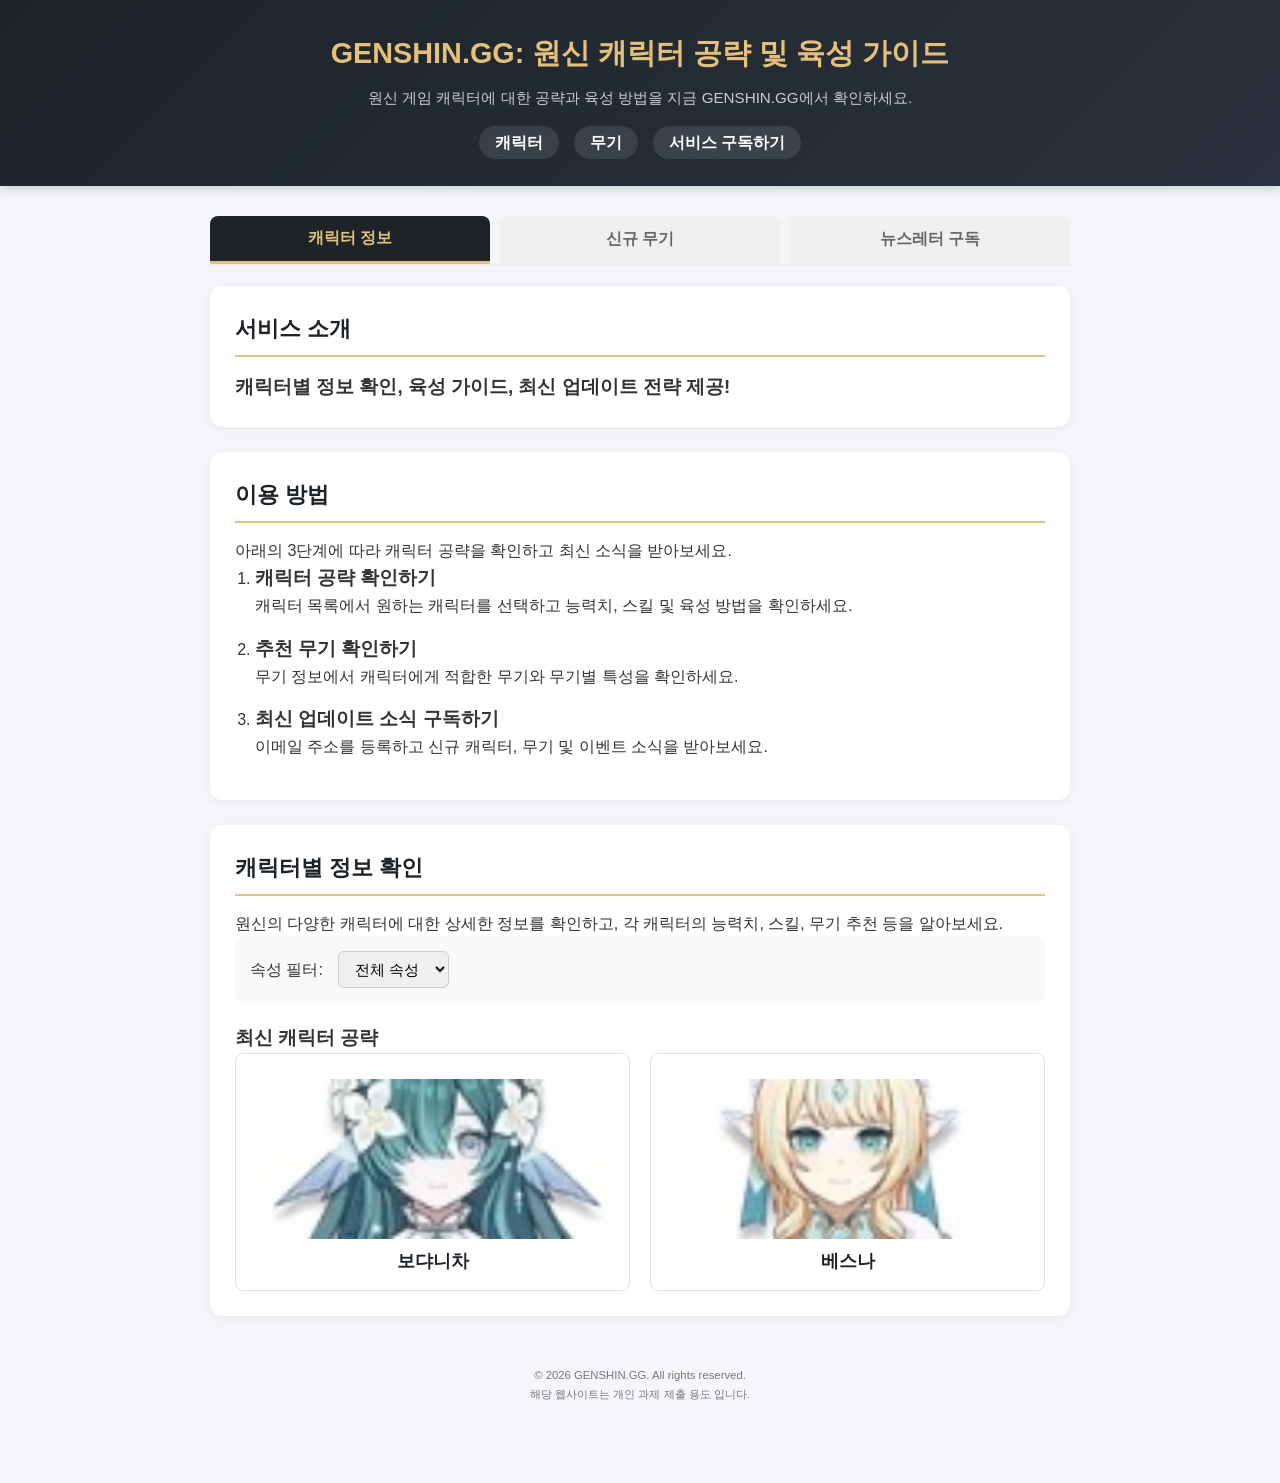
<file: index.html>
<!doctype html>
<html lang="ko">
	<head>
		<meta charset="UTF-8" />
		<meta name="viewport" content="width=device-width, initial-scale=1.0" />
		<title>원신: 캐릭터 공략, 육성 가이드 | GENSHIN.GG</title>

		<!-- CSS 스타일 시트 -->
		<link rel="stylesheet" href="style.css" />
		<script src="script.js" defer></script>
	</head>
	<body>
		<!-- 헤더 영역 -->
		<header>
			<h1>GENSHIN.GG: 원신 캐릭터 공략 및 육성 가이드</h1>

			<p>
				원신 게임 캐릭터에 대한 공략과 육성 방법을 지금 GENSHIN.GG에서
				확인하세요.
			</p>

			<!-- 주요 메뉴 -->
			<nav aria-label="주요 메뉴">
				<ul>
					<li>
						<a href="#characters" class="nav-link" data-tab="characters"
							>캐릭터</a
						>
					</li>
					<li>
						<a href="#weapons" class="nav-link" data-tab="weapons">무기</a>
					</li>
					<li>
						<a href="#subscribe" class="nav-link" data-tab="subscribe"
							>서비스 구독하기</a
						>
					</li>
				</ul>
			</nav>
		</header>

		<main>
			<!-- 탭 메뉴 버튼 (요구사항 3: 탭 3개 구현) -->
			<div class="tab-container" role="tablist">
				<button
					class="tab-button active"
					data-tab="characters"
					role="tab"
					aria-selected="true"
				>
					캐릭터 정보
				</button>
				<button
					class="tab-button"
					data-tab="weapons"
					role="tab"
					aria-selected="false"
				>
					신규 무기
				</button>
				<button
					class="tab-button"
					data-tab="subscribe"
					role="tab"
					aria-selected="false"
				>
					뉴스레터 구독
				</button>
			</div>

			<!-- 서비스 소개 및 이용 방법 (상단 고정 안내) -->
			<section id="about">
				<h2>서비스 소개</h2>
				<h3>캐릭터별 정보 확인, 육성 가이드, 최신 업데이트 전략 제공!</h3>
			</section>

			<section id="how-to-use">
				<h2>이용 방법</h2>
				<p>
					아래의 3단계에 따라 캐릭터 공략을 확인하고 최신 소식을 받아보세요.
				</p>
				<ol>
					<li>
						<h3>캐릭터 공략 확인하기</h3>
						<p>
							캐릭터 목록에서 원하는 캐릭터를 선택하고 능력치, 스킬 및 육성
							방법을 확인하세요.
						</p>
					</li>
					<li>
						<h3>추천 무기 확인하기</h3>
						<p>
							무기 정보에서 캐릭터에게 적합한 무기와 무기별 특성을 확인하세요.
						</p>
					</li>
					<li>
						<h3>최신 업데이트 소식 구독하기</h3>
						<p>
							이메일 주소를 등록하고 신규 캐릭터, 무기 및 이벤트 소식을
							받아보세요.
						</p>
					</li>
				</ol>
			</section>

			<!-- 탭 1: 캐릭터 영역 (Click / Change 이벤트 적용) -->
			<section id="characters" class="tab-content active" role="tabpanel">
				<h2>캐릭터별 정보 확인</h2>
				<p>
					원신의 다양한 캐릭터에 대한 상세한 정보를 확인하고, 각 캐릭터의
					능력치, 스킬, 무기 추천 등을 알아보세요.
				</p>

				<div class="filter-box">
					<label for="element-select">속성 필터:</label>
					<select id="element-select">
						<option value="all">전체 속성</option>
						<option value="hydro">물 속성</option>
						<option value="anemo">바람 속성</option>
					</select>
				</div>

				<h3>최신 캐릭터 공략</h3>
				<ul class="grid-list">
					<li class="grid-card character-card" data-element="hydro">
						<a href="characters/bodonicha.html">
							<img
								src="assets/images/bodonicha.jpg"
								alt="보댜니차 정면 이미지"
							/>
							<span>보댜니차</span>
						</a>
					</li>

					<li class="grid-card character-card" data-element="anemo">
						<a href="characters/besna.html">
							<img src="assets/images/besna.jpg" alt="베스나 정면 이미지" />
							<span>베스나</span>
						</a>
					</li>
				</ul>
			</section>

			<!-- 탭 2: 무기 영역 -->
			<section id="weapons" class="tab-content" role="tabpanel">
				<h2>무기 정보</h2>
				<p>
					원신의 다양한 무기에 대한 정보를 확인하고, 각 무기의 특성과 추천
					캐릭터를 알아보세요.
				</p>

				<h3>신규 출시 무기</h3>
				<ul class="grid-list">
					<li class="grid-card">
						<a href="#">파도의 찬송가</a>
						<img
							src="assets/images/보댜니차전무.jpg"
							alt="보댜니차 전용 무기"
						/>
					</li>
					<li class="grid-card">
						<a href="#">나비의 우화</a>
						<img src="assets/images/베스나전무.jpg" alt="베스나 전용 무기" />
					</li>
				</ul>
			</section>

			<!-- 탭 3: 구독 영역 (Input 이벤트 실시간 검증 및 상태 변경 적용) -->
			<section id="subscribe" class="tab-content" role="tabpanel">
				<h2>최신 업데이트 소식 받기</h2>
				<p>
					원신의 최신 업데이트 소식을 이메일로 받아보세요. 새로운 캐릭터, 무기,
					이벤트 정보를 놓치지 마세요.
				</p>

				<form id="subscribe-form">
					<input
						type="email"
						id="email"
						placeholder="이메일 주소를 입력해주세요"
						aria-describedby="subscribe-message"
					/>

					<button type="submit" id="subscribe-button" disabled>
						이메일을 입력해주세요
					</button>

					<button type="button" id="edit-email-button" hidden>
						이메일 수정
					</button>

					<div
						id="subscribe-message"
						class="subscribe-message"
						aria-live="polite"
					></div>
				</form>

				<!-- 이메일 관련 안내 문구 전용 영역 -->
				<div
					id="subscribe-message"
					class="subscribe-message"
					role="status"
					aria-live="polite"
				></div>
			</section>
		</main>

		<!-- 푸터 영역 -->
		<footer>
			<small>&copy; 2026 GENSHIN.GG. All rights reserved.</small>
			<small>해당 웹사이트는 개인 과제 제출 용도 입니다.</small>
		</footer>
	</body>
</html>
</file>
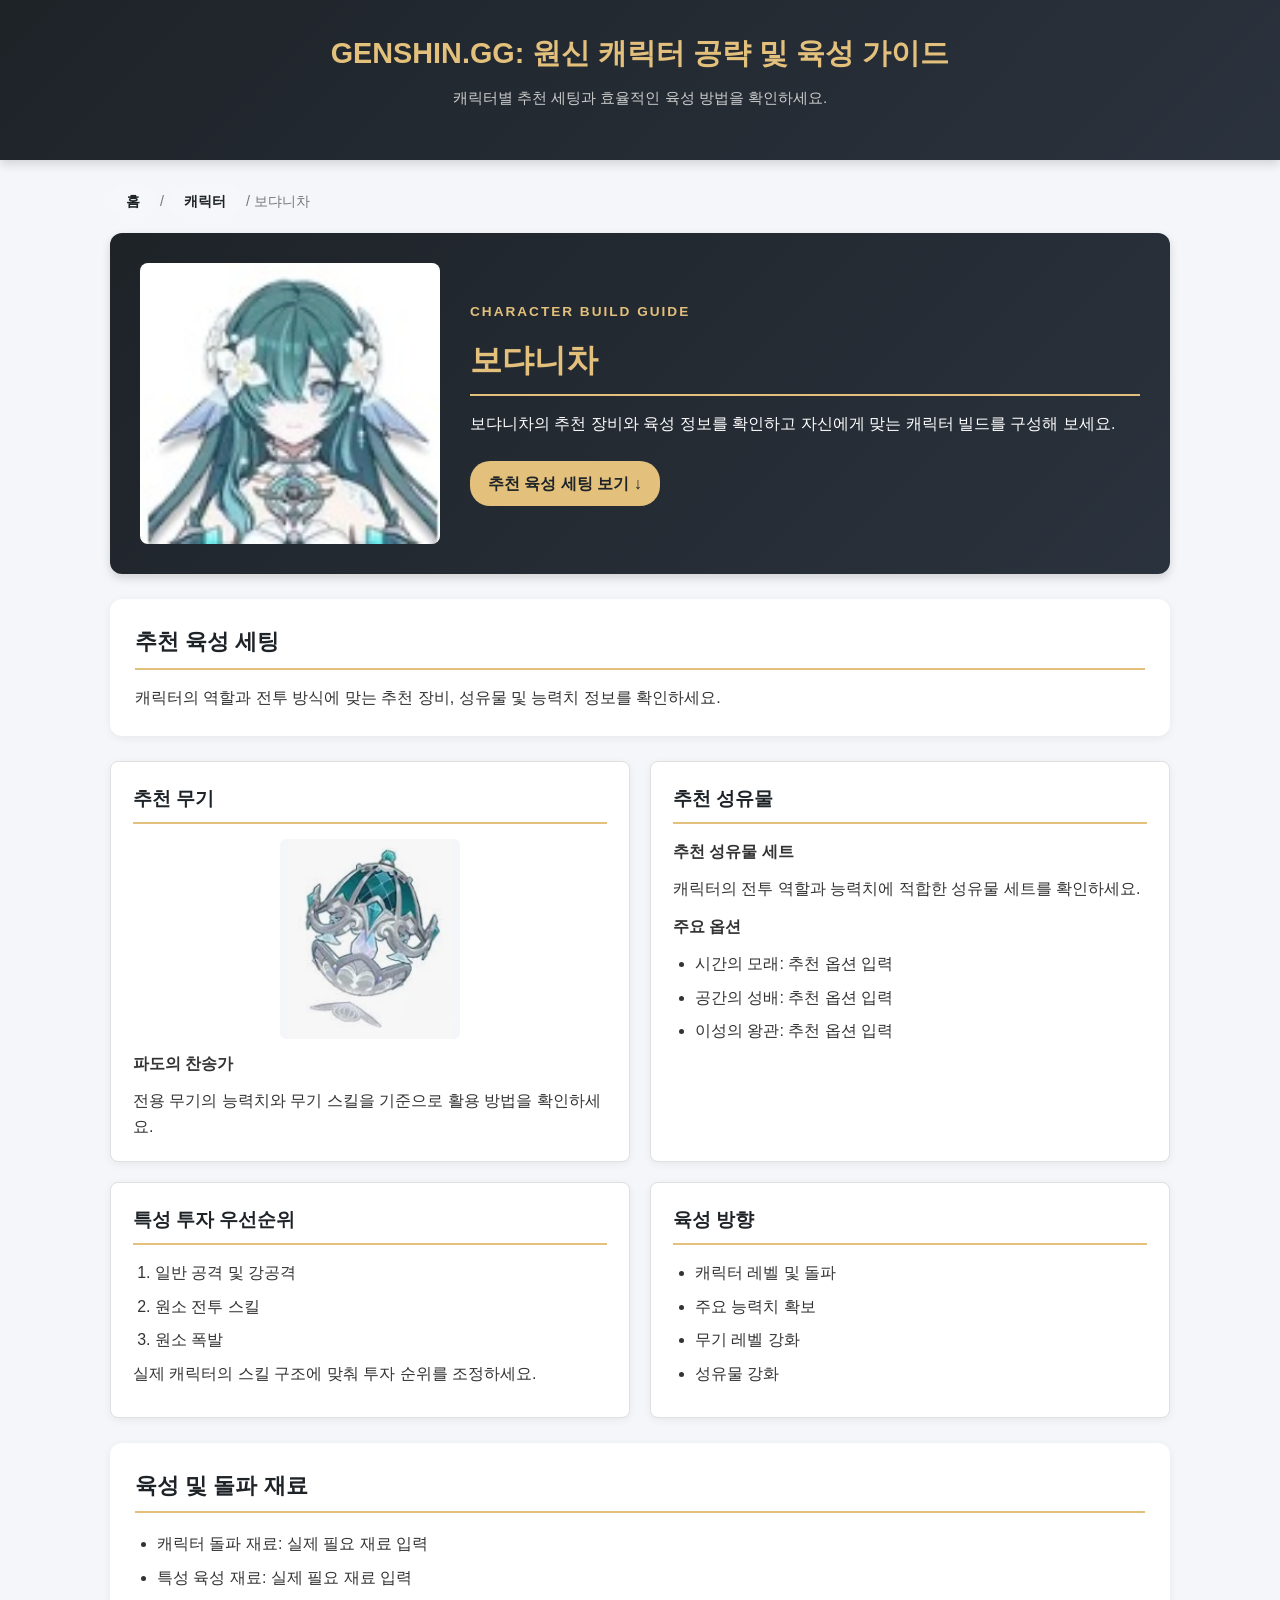
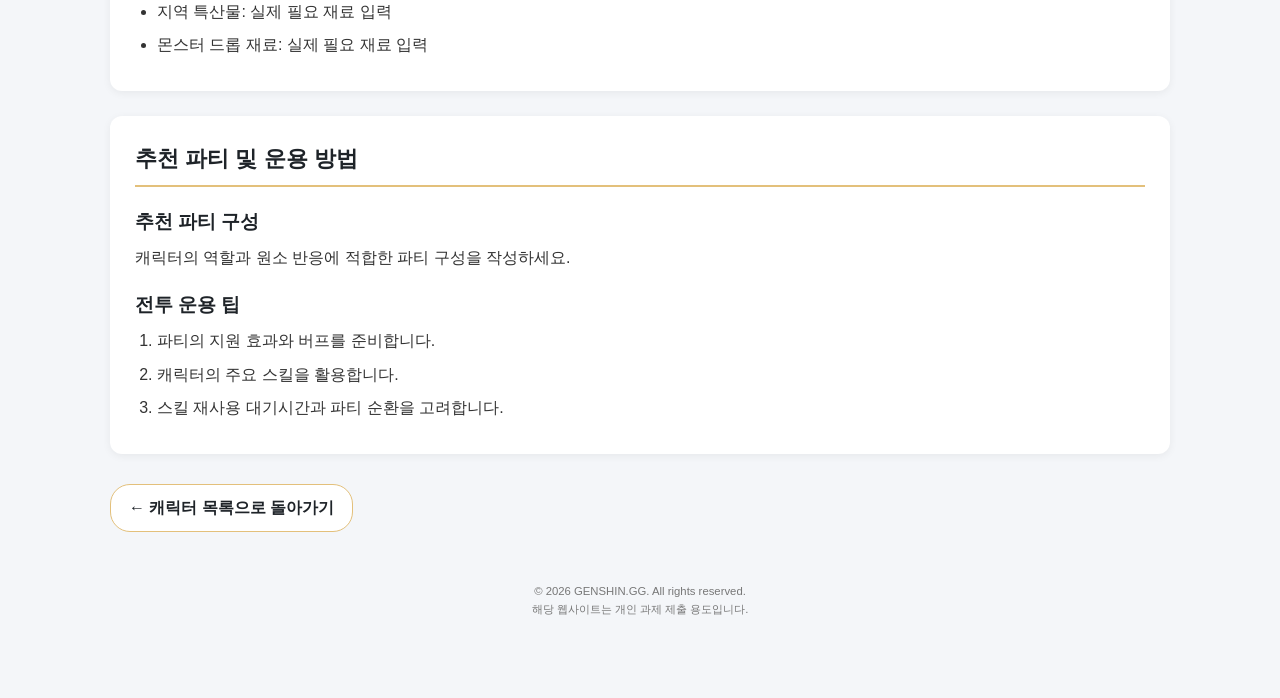
<file: characters/bodonicha.html>
<!doctype html>
<html lang="ko">
	<head>
		<meta charset="UTF-8" />
		<meta name="viewport" content="width=device-width, initial-scale=1.0" />
		<meta
			name="description"
			content="원신 보댜니차 캐릭터의 추천 무기, 성유물, 특성 및 육성 공략"
		/>
		<title>보댜니차 육성 공략 | GENSHIN.GG</title>
		<link rel="stylesheet" href="../style.css" />
	</head>

	<body>
		<header>
			<h1>GENSHIN.GG: 원신 캐릭터 공략 및 육성 가이드</h1>
			<p>캐릭터별 추천 세팅과 효율적인 육성 방법을 확인하세요.</p>
		</header>

		<main class="character-guide">
			<nav class="breadcrumb" aria-label="페이지 경로">
				<a href="../index.html">홈</a> /
				<a href="../index.html#characters">캐릭터</a> /
				<span>보댜니차</span>
			</nav>

			<section class="guide-hero">
				<img
					src="../assets/images/bodonicha.jpg"
					alt="보댜니차 캐릭터 이미지"
				/>

				<div>
					<p class="eyebrow">CHARACTER BUILD GUIDE</p>
					<h2>보댜니차</h2>
					<p>
						보댜니차의 추천 장비와 육성 정보를 확인하고 자신에게 맞는 캐릭터
						빌드를 구성해 보세요.
					</p>
					<a class="guide-button" href="#recommended-build">
						추천 육성 세팅 보기 ↓
					</a>
				</div>
			</section>

			<section id="recommended-build">
				<h2>추천 육성 세팅</h2>
				<p>
					캐릭터의 역할과 전투 방식에 맞는 추천 장비, 성유물 및 능력치 정보를
					확인하세요.
				</p>
			</section>

			<div class="guide-grid">
				<article class="guide-card">
					<h3>추천 무기</h3>
					<img
						src="../assets/images/보댜니차전무.jpg"
						alt="보댜니차 전용 무기"
					/>
					<h4>파도의 찬송가</h4>
					<p>
						전용 무기의 능력치와 무기 스킬을 기준으로 활용 방법을 확인하세요.
					</p>
				</article>

				<article class="guide-card">
					<h3>추천 성유물</h3>
					<h4>추천 성유물 세트</h4>
					<p>캐릭터의 전투 역할과 능력치에 적합한 성유물 세트를 확인하세요.</p>

					<h4>주요 옵션</h4>
					<ul>
						<li>시간의 모래: 추천 옵션 입력</li>
						<li>공간의 성배: 추천 옵션 입력</li>
						<li>이성의 왕관: 추천 옵션 입력</li>
					</ul>
				</article>

				<article class="guide-card">
					<h3>특성 투자 우선순위</h3>
					<ol>
						<li>일반 공격 및 강공격</li>
						<li>원소 전투 스킬</li>
						<li>원소 폭발</li>
					</ol>
					<p>실제 캐릭터의 스킬 구조에 맞춰 투자 순위를 조정하세요.</p>
				</article>

				<article class="guide-card">
					<h3>육성 방향</h3>
					<ul>
						<li>캐릭터 레벨 및 돌파</li>
						<li>주요 능력치 확보</li>
						<li>무기 레벨 강화</li>
						<li>성유물 강화</li>
					</ul>
				</article>
			</div>

			<section class="guide-section">
				<h2>육성 및 돌파 재료</h2>
				<ul>
					<li>캐릭터 돌파 재료: 실제 필요 재료 입력</li>
					<li>특성 육성 재료: 실제 필요 재료 입력</li>
					<li>지역 특산물: 실제 필요 재료 입력</li>
					<li>몬스터 드롭 재료: 실제 필요 재료 입력</li>
				</ul>
			</section>

			<section class="guide-section">
				<h2>추천 파티 및 운용 방법</h2>

				<h3>추천 파티 구성</h3>
				<p>캐릭터의 역할과 원소 반응에 적합한 파티 구성을 작성하세요.</p>

				<h3>전투 운용 팁</h3>
				<ol>
					<li>파티의 지원 효과와 버프를 준비합니다.</li>
					<li>캐릭터의 주요 스킬을 활용합니다.</li>
					<li>스킬 재사용 대기시간과 파티 순환을 고려합니다.</li>
				</ol>
			</section>

			<p class="back-link">
				<a href="../index.html#characters">← 캐릭터 목록으로 돌아가기</a>
			</p>
		</main>

		<footer>
			<small>&copy; 2026 GENSHIN.GG. All rights reserved.</small>
			<small>해당 웹사이트는 개인 과제 제출 용도입니다.</small>
		</footer>
	</body>
</html>
</file>
<file: style.css>
/* 기본 및 리셋 스타일 */
* {
	box-sizing: border-box;
	margin: 0;
	padding: 0;
}

body {
	font-family: "Noto Sans KR", sans-serif;
	line-height: 1.6;
	color: #333;
	background-color: #f4f6f9;
	padding-bottom: 60px;
}

header {
	background: linear-gradient(135deg, #1e2328, #2a323d);
	color: #fff;
	padding: 30px 20px;
	text-align: center;
	box-shadow: 0 4px 10px rgba(0, 0, 0, 0.15);
}

header h1 {
	font-size: 1.8rem;
	margin-bottom: 10px;
	color: #e3c07b;
}

header p {
	font-size: 0.95rem;
	color: #cccccc;
	margin-bottom: 20px;
}

/* 네비게이션 메인 메뉴 */
nav ul {
	display: flex;
	justify-content: center;
	list-style: none;
	gap: 15px;
}

nav a {
	color: #fff;
	text-decoration: none;
	font-weight: bold;
	padding: 8px 16px;
	border-radius: 20px;
	background-color: rgba(255, 255, 255, 0.1);
	transition: background 0.3s;
}

nav a:hover {
	background-color: #e3c07b;
	color: #1e2328;
}

main {
	max-width: 900px;
	margin: 30px auto;
	padding: 0 20px;
}

section {
	background: #fff;
	border-radius: 12px;
	padding: 25px;
	margin-bottom: 25px;
	box-shadow: 0 2px 8px rgba(0, 0, 0, 0.06);
}

h2 {
	font-size: 1.4rem;
	color: #1e2328;
	border-bottom: 2px solid #e3c07b;
	padding-bottom: 8px;
	margin-bottom: 15px;
}

/* 탭 컨트롤 스타일 */
.tab-container {
	display: flex;
	gap: 10px;
	margin-bottom: 20px;
	border-bottom: 2px solid #eee;
}

.tab-button {
	flex: 1;
	padding: 12px;
	border: none;
	background-color: #f0f0f0;
	color: #666;
	font-weight: bold;
	font-size: 1rem;
	cursor: pointer;
	border-radius: 8px 8px 0 0;
	transition: all 0.3s ease;
}

.tab-button:hover {
	background-color: #e0e0e0;
}

/* Active Tab Style (선택된 탭) */
.tab-button.active {
	background-color: #1e2328;
	color: #e3c07b;
	border-bottom: 3px solid #e3c07b;
}

.tab-content {
	display: none;
}

.tab-content.active {
	display: block;
}

/* 필터 & 검색 인터페이스 */
.filter-box {
	background-color: #f8f9fa;
	padding: 15px;
	border-radius: 8px;
	margin-bottom: 20px;
	display: flex;
	gap: 15px;
	align-items: center;
}

.filter-box select {
	padding: 8px 12px;
	border-radius: 6px;
	border: 1px solid #ccc;
	font-size: 0.95rem;
}

/* 캐릭터 / 무기 카드 목록 */
.grid-list {
	display: grid;
	grid-template-columns: repeat(auto-fit, minmax(200px, 1fr));
	gap: 20px;
	list-style: none;
}

.grid-card {
	border: 1px solid #e0e0e0;
	border-radius: 8px;
	padding: 15px;
	text-align: center;
	background-color: #fff;
	transition: transform 0.2s;
}

.grid-card:hover {
	transform: translateY(-4px);
}

.grid-card img {
	width: 100%;
	height: 160px;
	object-fit: cover;
	border-radius: 6px;
	background-color: #eee;
	margin-top: 10px;
}

.grid-card a {
	font-weight: bold;
	color: #1e2328;
	text-decoration: none;
	font-size: 1.1rem;
}

/* 이용 방법 순서 목록 */
ol {
	padding-left: 20px;
}

ol li {
	margin-bottom: 15px;
}

/* 이메일 구독 폼 및 실시간 검증 피드백 스타일 */
.form-group {
	display: flex;
	flex-direction: column;
	gap: 10px;
	margin-top: 15px;
}

input[type="email"] {
	padding: 12px;
	border: 2px solid #ccc;
	border-radius: 6px;
	font-size: 1rem;
	outline: none;
	transition: border-color 0.3s;
}

/* Input validation styles (스타일 변화 피드백) */
input[type="email"].valid {
	border-color: #28a745;
	background-color: #f4fff6;
}

input[type="email"].invalid {
	border-color: #dc3545;
	background-color: #fff4f4;
}

button[type="submit"] {
	padding: 12px;
	border: none;
	border-radius: 6px;
	background-color: #1e2328;
	color: #fff;
	font-size: 1rem;
	font-weight: bold;
	cursor: pointer;
	transition:
		background-color 0.3s,
		opacity 0.3s;
}

button[type="submit"]:disabled {
	background-color: #ccc;
	cursor: not-allowed;
	opacity: 0.6;
}

.subscribe-message {
	margin-top: 15px;
	padding: 10px;
	border-radius: 6px;
	font-weight: bold;
	font-size: 0.95rem;
}

.subscribe-message.success {
	background-color: #d4edda;
	color: #155724;
}

.subscribe-message.error {
	background-color: #f8d7da;
	color: #721c24;
}

/* 이메일 수정 버튼 */
#edit-email-button {
	padding: 12px;
	border: 2px solid #e3c07b;
	border-radius: 6px;
	background-color: #fff;
	color: #1e2328;
	font-size: 1rem;
	font-weight: bold;
	cursor: pointer;
	transition:
		background-color 0.3s,
		color 0.3s,
		border-color 0.3s;
}

/* 마우스 호버 */
#edit-email-button:hover {
	background-color: #e3c07b;
	color: #1e2328;
}

/* 키보드 포커스 */
#edit-email-button:focus-visible {
	outline: 2px solid #1e2328;
	outline-offset: 3px;
}

/* 버튼 클릭 */
#edit-email-button:active {
	background-color: #d0aa5e;
	border-color: #d0aa5e;
}

/* 숨김 상태 유지 */
#edit-email-button[hidden] {
	display: none;
}

/* 푸터 */
footer {
	text-align: center;
	padding: 20px;
	color: #777;
	font-size: 0.85rem;
}

footer small {
	display: block;
}

/* ========================================
   캐릭터 상세 공략 페이지
======================================== */

/* 상세 페이지 콘텐츠 영역 */
.character-guide {
	width: 100%;
	max-width: 1100px;
	margin: 30px auto;
	padding: 0 20px;
}

/* 페이지 경로 */
.character-guide .breadcrumb {
	margin-bottom: 20px;
	font-size: 0.9rem;
	color: #777;
}

.character-guide .breadcrumb a {
	color: #1e2328;
	text-decoration: none;
}

.character-guide .breadcrumb a:hover {
	color: #b08b45;
	text-decoration: underline;
}

/* 캐릭터 소개 영역 */
.character-guide .guide-hero {
	display: grid;
	grid-template-columns: minmax(0, 300px) minmax(0, 1fr);
	align-items: center;
	gap: 30px;
	padding: 30px;
	margin-bottom: 25px;
	background: linear-gradient(135deg, #1e2328, #2a323d);
	color: #fff;
	border-radius: 12px;
	box-shadow: 0 4px 10px rgba(0, 0, 0, 0.15);
}

.character-guide .guide-hero img {
	display: block;
	width: 100%;
	max-width: 300px;
	max-height: 360px;
	margin: 0 auto;
	object-fit: contain;
	border-radius: 8px;
	background-color: rgba(255, 255, 255, 0.08);
}

.character-guide .guide-hero .eyebrow {
	color: #e3c07b;
	font-size: 0.85rem;
	font-weight: bold;
	letter-spacing: 2px;
}

.character-guide .guide-hero h2 {
	margin-top: 12px;
	color: #e3c07b;
	border-bottom-color: #e3c07b;
	font-size: 2rem;
}

.character-guide .guide-hero p {
	margin-bottom: 12px;
}

/* 공략 바로가기 버튼 */
.character-guide .guide-button {
	display: inline-block;
	margin-top: 12px;
	padding: 10px 18px;
	border-radius: 20px;
	background-color: #e3c07b;
	color: #1e2328;
	font-weight: bold;
	text-decoration: none;
	transition: background-color 0.3s;
}

.character-guide .guide-button:hover {
	background-color: #d0aa5e;
}

/* 공략 카드 그리드 */
.character-guide .guide-grid {
	display: grid;
	grid-template-columns: repeat(2, minmax(0, 1fr));
	gap: 20px;
	margin-bottom: 25px;
}

.character-guide .guide-card {
	min-width: 0;
	padding: 22px;
	border: 1px solid #e0e0e0;
	border-radius: 8px;
	background-color: #fff;
	box-shadow: 0 2px 8px rgba(0, 0, 0, 0.06);
	transition: transform 0.2s;
}

.character-guide .guide-card:hover {
	transform: translateY(-4px);
}

.character-guide .guide-card h3 {
	margin-bottom: 15px;
	padding-bottom: 8px;
	border-bottom: 2px solid #e3c07b;
	color: #1e2328;
}

.character-guide .guide-card h4 {
	margin: 12px 0;
}

.character-guide .guide-card img {
	display: block;
	width: 100%;
	max-width: 180px;
	max-height: 200px;
	margin: 10px auto;
	object-fit: contain;
	border-radius: 6px;
	background-color: #f4f6f9;
}

.character-guide .guide-card ul,
.character-guide .guide-card ol {
	padding-left: 22px;
}

.character-guide .guide-card li {
	margin-bottom: 8px;
}

/* 육성 재료 및 전투 공략 */
.character-guide .guide-section {
	margin-bottom: 25px;
	padding: 25px;
	border-radius: 12px;
	background-color: #fff;
	box-shadow: 0 2px 8px rgba(0, 0, 0, 0.06);
}

.character-guide .guide-section h2 {
	margin-bottom: 18px;
}

.character-guide .guide-section h3 {
	margin: 20px 0 8px;
	color: #1e2328;
}

.character-guide .guide-section ul,
.character-guide .guide-section ol {
	padding-left: 22px;
}

.character-guide .guide-section li {
	margin-bottom: 8px;
}

/* 캐릭터 목록으로 돌아가기 */
.character-guide .back-link {
	margin: 30px 0;
}

.character-guide .back-link a {
	display: inline-block;
	padding: 10px 18px;
	border: 1px solid #e3c07b;
	border-radius: 20px;
	background-color: #fff;
	color: #1e2328;
	font-weight: bold;
	text-decoration: none;
	transition:
		background-color 0.3s,
		color 0.3s;
}

.character-guide .back-link a:hover {
	background-color: #e3c07b;
	color: #1e2328;
}

.character-guide .back-link a:focus-visible,
.character-guide .guide-button:focus-visible {
	outline: 2px solid #1e2328;
	outline-offset: 3px;
}

/* ========================================
   캐릭터 상세 페이지 반응형
======================================== */

/* 태블릿 */
@media (max-width: 768px) {
	.character-guide {
		padding: 0 16px;
	}

	.character-guide .guide-hero {
		grid-template-columns: minmax(0, 1fr);
		gap: 20px;
		padding: 24px;
	}

	.character-guide .guide-hero img {
		max-width: 240px;
		max-height: 300px;
	}

	.character-guide .guide-hero h2 {
		font-size: 1.6rem;
	}

	.character-guide .guide-grid {
		grid-template-columns: minmax(0, 1fr);
	}

	.character-guide .guide-card,
	.character-guide .guide-section {
		padding: 20px;
	}
}

/* 모바일 */
@media (max-width: 390px) {
	.character-guide {
		padding: 0 12px;
	}

	.character-guide .guide-hero {
		padding: 18px;
	}

	.character-guide .guide-card,
	.character-guide .guide-section {
		padding: 16px;
	}

	.character-guide .guide-hero h2 {
		font-size: 1.4rem;
	}
}
</file>
